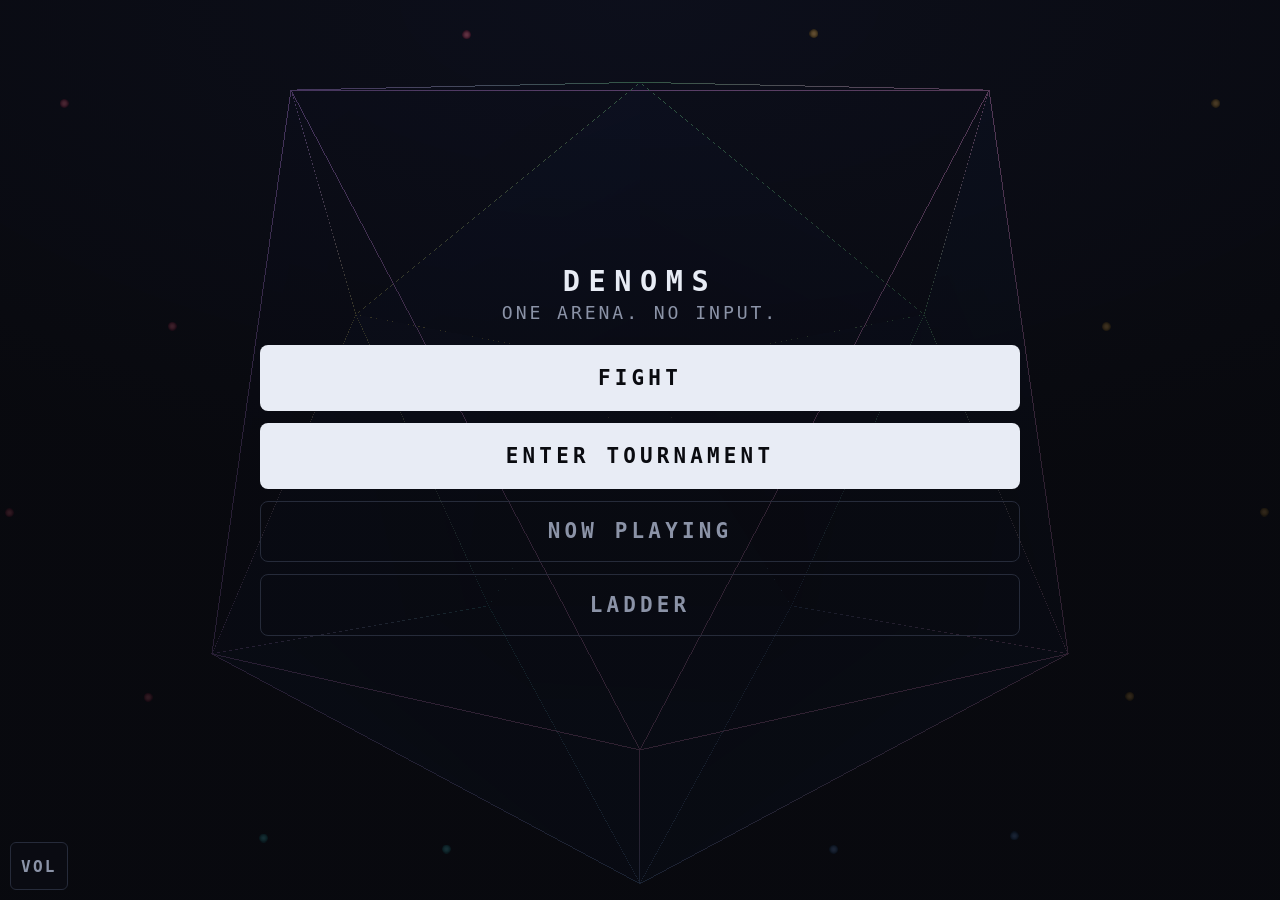
<file: index.html>
<!doctype html>
<html lang="en">
  <head>
    <meta charset="UTF-8" />
    <meta
      name="viewport"
      content="width=device-width, initial-scale=1.0, maximum-scale=1.0, user-scalable=no, viewport-fit=cover"
    />
    <meta name="theme-color" content="#0a0b10" />
    <title>Denoms — Arena</title>
    <script type="module" crossorigin src="./assets/main-CxDwoeqR.js"></script>
    <link rel="modulepreload" crossorigin href="./assets/fighterView-DI3491PH.js">
    <link rel="stylesheet" crossorigin href="./assets/fighterView-CS6b2P0M.css">
  </head>
  <body>
    <div id="app">
      <canvas id="stage"></canvas>

      <header id="hud" class="hidden">
        <button class="fighter-bar" data-side="a">
          <div class="elo"></div>
          <div class="row">
            <span class="name"></span><span class="weapon"></span>
          </div>
          <div class="track hp"><i></i></div>
          <div class="track poise"><i></i></div>
          <div class="fb-radar"></div>
        </button>
        <div class="clock"><span id="clock">0.0s</span></div>
        <button class="fighter-bar" data-side="b">
          <div class="elo"></div>
          <div class="row">
            <span class="name"></span><span class="weapon"></span>
          </div>
          <div class="track hp"><i></i></div>
          <div class="track poise"><i></i></div>
          <div class="fb-radar"></div>
        </button>
      </header>

      <div id="sheet" class="hidden">
        <div class="sheet-head">
          <span id="sheet-title"></span>
          <button id="sheet-close" aria-label="Close">CLOSE</button>
        </div>
        <div id="sheet-body"></div>
      </div>

      <button id="audio-btn" aria-label="Sound settings">VOL</button>
      <button id="bracket-peek" class="hidden"
        aria-label="Show the bracket over the fight">BRACKET</button>
      <div id="track-toast">
        <span class="tt-label">Now playing</span>
        <span class="tt-name"></span>
        <button id="tt-like" class="ghost">LIKE</button>
        <button id="tt-nope" class="ghost nope">NOPE</button>
      </div>
      <div id="audio-panel" class="hidden">
        <label class="vol">
          <span>SFX <b id="sfx-val">70</b></span>
          <input id="vol-sfx" type="range" min="0" max="100" value="70" />
        </label>
        <label class="vol">
          <span>MUSIC <b id="music-val">45</b></span>
          <input id="vol-music" type="range" min="0" max="100" value="45" />
        </label>
        <div id="now-playing" class="hidden">
          <div class="np-head">
            <span class="np-label">NOW PLAYING</span>
            <span class="np-name"></span>
          </div>
          <div class="np-vote">
            <button class="np-up" aria-label="More tracks like this">&#9650; MORE</button>
            <button class="np-down" aria-label="Fewer tracks like this">&#9660; LESS</button>
          </div>
        </div>
        <button id="track-list-btn" class="ghost">ALL TRACKS</button>
        <div id="track-list" class="hidden"></div>
      </div>

      <div id="intro" class="hidden">
        <div id="intro-card" class="hidden">
          <div class="ic-name"></div>
          <div class="ic-line"></div>
          <div class="ic-meta"></div>
          <div class="ic-elo"></div>
          <div class="ic-radar"></div>
        </div>
        <div id="intro-count" class="hidden"></div>
      </div>

      <div id="banner" class="hidden"></div>

      <!-- Sits above the setup screen and is removed once the audio is decoded.
           Present in the markup rather than created in JS so it paints on the
           first frame; a loading screen that fades in after the thing it is
           covering has already appeared is worse than none. -->
      <section id="loading">
        <h1>DENOMS</h1>
        <div class="load-track"><i id="load-bar"></i></div>
        <p id="load-status">LOADING AUDIO</p>
        <p id="load-warn" class="hidden"></p>
      </section>

      <section id="setup">
        <h1>DENOMS</h1>
        <p class="tagline">One arena. No input.</p>
        <!-- The two serials are still the whole state of a match, and the URL
             still carries them, so they still live here. They are just no
             longer something to be typed at: a menu that opens by asking for
             two ten-character codes asks the one question a new player cannot
             answer. -->
        <input id="idA" type="hidden" value="" />
        <input id="idB" type="hidden" value="" />
        <button id="go">FIGHT</button>
        <button id="open-tourney">ENTER TOURNAMENT</button>
        <button id="open-broadcast" class="ghost">NOW PLAYING</button>
        <button id="open-lobby" class="ghost">LADDER</button>
      </section>

      <section id="builder" class="hidden">
        <div class="lb-head">
          <h2>BUILDER</h2>
          <button id="builder-close" aria-label="Close">CLOSE</button>
        </div>
        <p class="lb-note">
          Pick what you want and it hunts for a serial that makes it. A denom is
          hashed out of its ID, so there is nothing to invert — it guesses and
          checks, very fast.
        </p>
        <div id="build-form"></div>
        <button id="build-go">FIND A SERIAL</button>
        <div id="build-out" class="hidden"></div>
      </section>

      <section id="tourney" class="hidden">
        <div class="lb-head">
          <h2>TOURNAMENT</h2>
          <button id="tourney-close" aria-label="Close">CLOSE</button>
        </div>
        <div id="tq" class="lb-join">
          <input id="tourney-id" type="text" placeholder="YOUR SERIAL"
                 autocomplete="off" autocapitalize="characters" spellcheck="false" />
          <button id="tourney-go">QUEUE</button>
        </div>
        <!-- Building one is part of entering, not a separate errand: the only
             reason to build a denom is to field it. -->
        <div id="tq-build" class="tq-build">
          <span class="tq-or">or</span>
          <button id="open-builder" class="ghost">BUILD A DENOM</button>
        </div>

        <div id="tourney-stage"></div>
        <div id="tourney-actions" class="tw-actions"></div>
      </section>

      <section id="lobby" class="hidden">
        <div class="lb-head">
          <h2>LADDER</h2>
          <button id="lobby-close" aria-label="Close">CLOSE</button>
        </div>
        <p class="lb-note">
          Enter and you fight the last fifteen denoms that entered before you.
          Nobody waits: two IDs decide a match, so the whole round resolves the
          moment you join.
        </p>
        <div class="lb-join">
          <input id="lobby-id" type="text" placeholder="YOUR SERIAL"
                 autocomplete="off" autocapitalize="characters" spellcheck="false" />
          <button id="lobby-go">JOIN</button>
        </div>
        <div id="lobby-result"></div>
        <h3 class="lb-h">LEADERBOARD <span class="lb-sub">every denom, all time</span></h3>
        <div id="lobby-standings" class="lb-list"></div>
        <h3 class="lb-h">RECENT MATCHES <span class="lb-sub">tap to watch</span></h3>
        <div id="lobby-history" class="lb-list"></div>
      </section>

      <div id="endbar" class="hidden">
        <button id="continue" class="hidden">CONTINUE</button>
        <button id="again">NEW MATCH</button>
        <button id="share" class="ghost">COPY LINK</button>
      </div>

      <!-- The broadcast's end-of-match card. Nothing to press: it reports what
           the fight was worth and says when the bracket is coming back. -->
      <div id="wrapup" class="hidden"></div>
    </div>
      <div id="wipe" class="hidden"></div>
  </body>
</html>
</file>
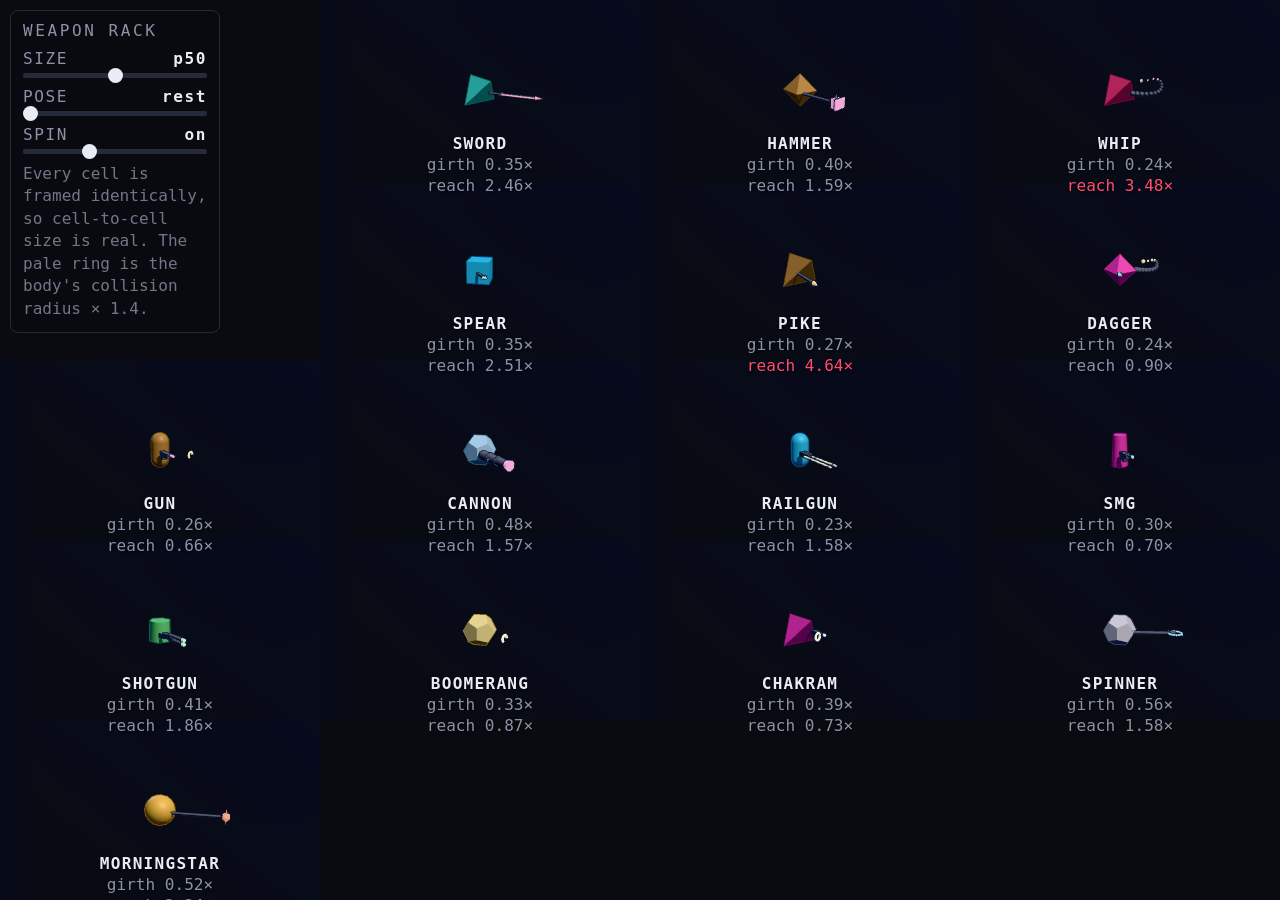
<file: rack.html>
<!doctype html>
<html lang="en">
  <head>
    <meta charset="UTF-8" />
    <meta name="viewport" content="width=device-width, initial-scale=1.0, viewport-fit=cover" />
    <meta name="theme-color" content="#0a0b10" />
    <title>Denoms — Weapon Rack</title>
    <script type="module" crossorigin src="./assets/rack-DVh7vHT-.js"></script>
    <link rel="modulepreload" crossorigin href="./assets/fighterView-DI3491PH.js">
    <link rel="stylesheet" crossorigin href="./assets/fighterView-CS6b2P0M.css">
  </head>
  <body class="rack-body">
    <canvas id="rack-stage"></canvas>
    <div id="rack-labels"></div>

    <div id="rack-controls">
      <div class="rc-title">WEAPON RACK</div>
      <label class="rc">
        <span>SIZE <b id="rc-size-val">p50</b></span>
        <input id="rc-size" type="range" min="0" max="100" value="50" />
      </label>
      <label class="rc">
        <span>POSE <b id="rc-pose-val">rest</b></span>
        <input id="rc-pose" type="range" min="0" max="100" value="0" />
      </label>
      <label class="rc">
        <span>SPIN <b id="rc-spin-val">on</b></span>
        <input id="rc-spin" type="range" min="0" max="100" value="35" />
      </label>
      <div class="rc-note">
        Every cell is framed identically, so cell-to-cell size is real.
        The pale ring is the body's collision radius &times; 1.4.
      </div>
    </div>
  </body>
</html>
</file>
<file: assets/fighterView-CS6b2P0M.css>
:root{--m-tap:.12s;--m-move:.3s;--m-beat:.52s;--m-tell:.78s;--e-out:cubic-bezier(.16, 1, .3, 1);--e-in:cubic-bezier(.5, 0, .9, .4);--e-move:cubic-bezier(.4, 0, .2, 1);--e-pop:cubic-bezier(.34, 1.4, .64, 1);--ui-max:760px;--bg:#0a0b10;--ink:#e8ecf5;--dim:#8b93a7;--line:#262b3a;--a:#56c8ff;--b:#ff7a59;--danger:#ff4d6d;--safe-t:env(safe-area-inset-top,0px);--safe-b:env(safe-area-inset-bottom,0px);--t-micro:clamp(12px, .45vw + 10.3px, 21px);--t-small:clamp(13px, .55vw + 11.1px, 24px);--t-body:clamp(15px, .65vw + 12.6px, 28px);--t-name:clamp(20px, .95vw + 16.4px, 41px);--t-clock:clamp(17px, .8vw + 14px, 35px)}*{box-sizing:border-box;margin:0;padding:0}html,body,#app{background:var(--bg);width:100%;height:100%;color:var(--ink);-webkit-font-smoothing:antialiased;overscroll-behavior:none;touch-action:manipulation;font-family:ui-monospace,SF Mono,Menlo,Consolas,monospace;overflow:hidden}#stage{width:100%;height:100%;display:block}.hidden{display:none!important}#hud{top:calc(var(--safe-t) + 10px);pointer-events:none;grid-template-columns:minmax(0,1fr) minmax(0,1fr);grid-template-areas:"clock clock""a b";align-items:start;gap:8px 14px;padding:0 14px;display:grid;position:absolute;left:0;right:0}.fighter-bar[data-side=a]{grid-area:a}.fighter-bar[data-side=b]{grid-area:b}.clock{grid-area:clock;justify-self:center}.fighter-bar .row{flex-direction:column;align-items:flex-start;gap:1px;width:100%;min-width:0;margin-bottom:6px;display:flex}.fighter-bar .name,.fighter-bar .weapon{max-width:100%}.fighter-bar[data-side=b] .row{align-items:flex-end}.fighter-bar .name{font-size:var(--t-name);letter-spacing:.04em;white-space:nowrap;text-overflow:ellipsis;font-weight:700;overflow:hidden}.fighter-bar .weapon{font-size:var(--t-micro);color:var(--dim);letter-spacing:.06em;text-transform:uppercase;white-space:nowrap;text-overflow:ellipsis;overflow:hidden}.track{border:1px solid var(--line);background:#171a25;border-radius:2px;height:clamp(11px,.55vh + 7px,20px);overflow:hidden}.track+.track{height:clamp(6px,.3vh + 4px,11px);margin-top:4px}.track i{transform-origin:0;width:100%;height:100%;transition:transform var(--m-tap) linear;display:block}.fighter-bar[data-side=b] .track i{transform-origin:100%}.track.hp i{background:linear-gradient(90deg,#3ddc97,#7ef0bb)}.track.hp.low i{background:linear-gradient(90deg,#ff4d6d,#ff8fa3)}.track.poise i{background:#6f7ea8}.track.poise.broken i{background:var(--danger)}.clock{font-size:var(--t-clock);color:var(--dim);letter-spacing:.1em;font-variant-numeric:tabular-nums}.fighter-bar .elo{color:var(--dim);font-weight:700;font-size:var(--t-small);letter-spacing:.08em;font-variant-numeric:tabular-nums;white-space:nowrap;text-overflow:ellipsis;margin-bottom:3px;overflow:hidden}.fighter-bar[data-side=b] .elo{text-align:right}#hud.preview .track,#hud.preview .clock{visibility:hidden}#hud.preview .fighter-bar{animation:hud-arrive var(--m-tell) var(--e-out) both}#hud.preview .fighter-bar[data-side=b]{animation-delay:.16s}@keyframes hud-arrive{0%{opacity:0;transform:translateY(-8px)}to{opacity:1;transform:none}}@media (prefers-reduced-motion:reduce){#hud.preview .fighter-bar{animation:none}}.fighter-bar .fb-radar{filter:drop-shadow(0 1px 6px #000c);width:100%;max-width:clamp(132px,11vw,260px);margin-top:2px}.fighter-bar[data-side=b] .fb-radar{margin-left:auto}@media (height<=520px){.fighter-bar .fb-radar{display:none}}#banner{pointer-events:none;text-align:center;flex-direction:column;justify-content:center;align-items:center;gap:6px;display:flex;position:absolute;inset:0}#banner .who{letter-spacing:.06em;font-size:38px;font-weight:800}#banner .how{font-size:var(--t-small);color:var(--dim);letter-spacing:.22em;text-transform:uppercase}#setup{padding:24px 24px calc(24px + var(--safe-b));background:radial-gradient(120% 80% at 50% 0,#1418279e 0%,#0a0b10d6 70%);flex-direction:column;justify-content:safe center;align-items:center;gap:12px;display:flex;position:absolute;inset:0;overflow-y:auto}#setup>*{width:100%;max-width:var(--ui-max)}#setup h1{font-size:var(--t-name);letter-spacing:.3em;text-align:center;font-weight:800}.tagline{text-align:center;font-size:var(--t-small);color:var(--dim);letter-spacing:.16em;text-transform:uppercase;margin-top:-8px;margin-bottom:10px}#setup label{flex-direction:column;gap:6px;display:flex}#setup label span{font-size:var(--t-micro);color:var(--dim);letter-spacing:.18em;text-transform:uppercase}#setup input{width:100%;font:inherit;letter-spacing:.1em;color:var(--ink);border:1px solid var(--line);background:#12151f;border-radius:8px;padding:13px 14px;font-size:19px}#setup input:focus{border-color:var(--a);outline:none}button{font:inherit;font-size:var(--t-body);letter-spacing:.2em;background:var(--ink);color:#0a0b10;cursor:pointer;border:1px solid #0000;border-radius:8px;min-height:48px;padding:.95em 1.1em;font-weight:700}button:active{transform:translateY(1px)}button.ghost{color:var(--dim);border-color:var(--line);font-size:var(--t-body);background:0 0;padding:.85em 1.1em}.note{font-size:var(--t-small);color:var(--dim);text-align:center;margin-top:4px;line-height:1.6}#endbar{width:min(var(--ui-max), calc(100% - 48px));left:50%;bottom:calc(24px + var(--safe-b));opacity:0;animation:rise var(--m-beat) var(--m-tell) var(--e-out) forwards;gap:8px;display:flex;position:absolute;transform:translate(-50%)}#endbar #again{flex:1}#endbar #share{flex:none}#endbar #continue{flex:0 clamp(220px,32vw,380px);margin-inline:auto}@keyframes rise{0%{opacity:0;transform:translateY(8px)}to{opacity:1;transform:none}}.fighter-bar{font:inherit;color:inherit;text-align:left;pointer-events:auto;cursor:pointer;background:0 0;border:0;width:100%;padding:0;display:block}.fighter-bar:active{transform:none}#sheet{border:1px solid var(--line);max-width:640px;max-height:74%;animation:sheetUp var(--m-tap) var(--e-out);z-index:20;background:#0a0c13f7;border-bottom:0;border-radius:12px 12px 0 0;flex-direction:column;margin-inline:auto;display:flex;position:absolute;bottom:0;left:0;right:0;box-shadow:0 -18px 40px #0009}@keyframes sheetUp{0%{opacity:0;transform:translateY(14px)}to{opacity:1;transform:none}}.sheet-head{border-bottom:1px solid var(--line);flex:none;justify-content:space-between;align-items:center;gap:12px;padding:13px 16px;display:flex}#sheet-title{font-size:var(--t-name);letter-spacing:.1em;white-space:nowrap;text-overflow:ellipsis;font-weight:700;overflow:hidden}#sheet-close{border:1px solid var(--line);color:var(--dim);font-size:var(--t-micro);letter-spacing:.16em;background:0 0;border-radius:5px;flex:none;padding:7px 11px}#sheet-body{overscroll-behavior:contain;-webkit-overflow-scrolling:touch;padding:4px 16px calc(20px + var(--safe-b));overflow:hidden auto}.gsec{border-bottom:1px solid #171a25;min-width:0;padding:12px 0}.gsec:last-child{border-bottom:0}.gsec h4{font-size:var(--t-micro);letter-spacing:.2em;text-transform:uppercase;color:var(--dim);margin-bottom:8px;font-weight:700}.gsub{color:#5f6880;letter-spacing:.08em;text-transform:none;margin-left:6px;font-weight:400}.grow{font-size:var(--t-body);grid-template-columns:1fr auto;align-items:baseline;column-gap:10px;min-width:0;padding:6px 0;display:grid}.glabel{color:var(--dim);overflow-wrap:anywhere;min-width:0}.gval{font-variant-numeric:tabular-nums;text-align:right;font-weight:700}.ghint{color:#565f75;font-size:var(--t-small);overflow-wrap:anywhere;grid-column:1/-1;margin-top:1px;line-height:1.45}.gnone,.gnote{font-size:var(--t-small);color:#565f75;padding:3px 0;line-height:1.5}.gene{padding:5px 0}.gene-head{font-size:var(--t-body);align-items:baseline;gap:9px;min-width:0;margin-bottom:5px;display:flex}.gene-head b{text-transform:uppercase;letter-spacing:.1em;font-size:var(--t-small);flex:none}.gene-pts{font-variant-numeric:tabular-nums;font-weight:700}.gene-pct{color:var(--dim);font-variant-numeric:tabular-nums;margin-left:auto}.gbar{border:1px solid var(--line);background:#171a25;border-radius:2px;height:8px;display:block;overflow:hidden}.gbar i{background:linear-gradient(90deg,#4d6bd8,#8ea6dd);height:100%;display:block}.gene-feeds{font-size:var(--t-micro);color:#4e566b;letter-spacing:.02em;margin-top:3px}.peek{gap:8px;display:flex}.peek button{flex:1}.model-stage{aspect-ratio:4/3;border:1px solid var(--line);background:radial-gradient(120% 90% at 50% 108%,#4e68be4d,#0000 62%),linear-gradient(#0d1018,#070910);border-radius:6px;max-height:42vh;margin:2px auto 8px;position:relative;overflow:hidden}.model-canvas{width:100%;height:100%;display:block}@media (height<=520px){.model-stage{max-height:30vh}}.radar-wrap{max-width:330px;margin:2px auto 10px}.radar{width:100%;height:auto;display:block}.radar .rd-ring{fill:none;stroke:#1e2331;stroke-width:1px}.radar .rd-outer{stroke:var(--line)}.radar .rd-spoke{stroke:#1e2331;stroke-width:1px}.radar .rd-arrow{fill:#303649}.radar .rd-shape{fill:var(--rd);fill-opacity:.26;stroke:var(--rd);stroke-width:2px;stroke-linejoin:round;transform-box:view-box;transform-origin:50%;animation:rdGrow var(--m-beat) var(--e-out) both}.radar .rd-dot{fill:var(--rd-rim);stroke:var(--bg);stroke-width:1.4px;transform-box:view-box;transform-origin:50%;animation:rdPop var(--m-move) var(--e-out) both}@keyframes rdGrow{0%{opacity:0;transform:scale(.12)}to{opacity:1;transform:scale(1)}}@keyframes rdPop{0%{opacity:0;transform:scale(.4)}to{opacity:1;transform:scale(1)}}.radar .rd-ax{fill:var(--dim);letter-spacing:.12em;font-family:inherit;font-size:11px;font-weight:700}.radar .rd-val{fill:var(--ink);font-variant-numeric:tabular-nums;font-family:inherit;font-size:12px;font-weight:700}.radar.rd-mini{opacity:.82}.radar.rd-mini .rd-ax{letter-spacing:.06em;font-size:15px}.radar.rd-mini .rd-shape{stroke-width:3.2px;fill-opacity:.3}.radar.rd-mini .rd-ring,.radar.rd-mini .rd-spoke{stroke-width:1.6px}.radar.rd-compact .rd-ax{letter-spacing:.1em;font-size:13px}.radar.rd-compact .rd-val{font-size:14px}.radar.rd-compact .rd-shape{fill-opacity:.32;stroke-width:2.6px}@media (prefers-reduced-motion:reduce){.radar .rd-shape,.radar .rd-dot{animation:none}}#intro{pointer-events:none;z-index:15;position:absolute;inset:0}#intro-card{left:24px;right:24px;bottom:calc(16% + var(--safe-b));text-align:center;animation:cardIn var(--m-move) var(--e-out);position:absolute}@keyframes cardIn{0%{opacity:0;transform:translateY(14px)}to{opacity:1;transform:none}}#intro-card .ic-name{letter-spacing:.1em;text-shadow:0 2px 14px #000000e6;font-size:34px;font-weight:800}#intro-card .ic-line{background:linear-gradient(90deg, transparent, var(--line) 22%, var(--line) 78%, transparent);height:1px;margin:9px 0}#intro-card .ic-meta{font-size:var(--t-small);letter-spacing:.14em;text-transform:uppercase;color:var(--dim)}#intro-card .ic-elo{font-size:var(--t-body);letter-spacing:.16em;font-variant-numeric:tabular-nums;color:var(--ink);text-shadow:0 2px 10px #000000e6;margin-top:7px;font-weight:700}#intro-card .ic-radar{filter:drop-shadow(0 2px 10px #000000d9);width:min(70vw,250px);margin:6px auto 0}#intro-count{letter-spacing:.02em;text-shadow:0 6px 40px #000000f2;justify-content:center;align-items:center;font-size:140px;font-weight:800;display:flex;position:absolute;inset:0}#intro-count.tick{animation:countPop var(--m-tell) var(--e-out)}@keyframes countPop{0%{opacity:0;transform:scale(2.1)}22%{opacity:1;transform:scale(1)}to{opacity:.55;transform:scale(.94)}}#intro-count.go{color:#7ef0bb;animation:goPop var(--m-beat) var(--e-out);font-size:104px}@keyframes goPop{0%{opacity:0;transform:scale(.5)}30%{opacity:1;transform:scale(1.18)}to{opacity:0;transform:scale(1.5)}}#audio-btn{bottom:calc(var(--safe-b) + 10px);z-index:30;border:1px solid var(--line);color:var(--dim);font-size:var(--t-micro);letter-spacing:.14em;background:#0a0c13cc;border-radius:6px;padding:8px 10px;position:absolute;left:10px}#audio-panel{bottom:calc(var(--safe-b) + 52px);z-index:30;border:1px solid var(--line);background:#0a0c13f7;border-radius:8px;flex-direction:column;gap:12px;width:clamp(230px,24vw,360px);max-width:calc(100vw - 20px);padding:12px 14px;display:flex;position:absolute;left:10px;box-shadow:0 12px 30px #0009}.vol{flex-direction:column;gap:7px;display:flex}.vol span{font-size:var(--t-micro);letter-spacing:.18em;color:var(--dim);justify-content:space-between;display:flex}.vol b{color:var(--ink);font-variant-numeric:tabular-nums}.vol input[type=range]{appearance:none;background:var(--line);border-radius:2px;outline:none;width:100%;height:5px}.vol input[type=range]::-webkit-slider-thumb{appearance:none;background:var(--ink);cursor:pointer;border-radius:50%;width:15px;height:15px}.vol input[type=range]::-moz-range-thumb{background:var(--ink);cursor:pointer;border:0;border-radius:50%;width:15px;height:15px}.rack-body{background:var(--bg);width:100%;height:100%;color:var(--ink);font-family:ui-monospace,SF Mono,Menlo,Consolas,monospace;overflow:hidden}#rack-stage{width:100%;height:100%;display:block;position:fixed;inset:0}#rack-labels{pointer-events:none;position:fixed;inset:0}.rack-label{font-size:var(--t-micro);text-shadow:0 1px 3px #000000e6;flex-direction:column;align-items:center;gap:1px;line-height:1.25;display:flex;position:absolute}.rack-label b{color:var(--ink);letter-spacing:.08em;text-transform:uppercase}.rl-num{color:var(--dim);font-variant-numeric:tabular-nums}.rl-num.over{color:var(--danger)}#rack-controls{top:calc(10px + var(--safe-t));border:1px solid var(--line);-webkit-backdrop-filter:blur(6px);backdrop-filter:blur(6px);background:#0a0b10e0;border-radius:8px;flex-direction:column;gap:9px;width:210px;padding:10px 12px 12px;display:flex;position:fixed;left:10px}.rc-title{font-size:var(--t-micro);letter-spacing:.16em;color:var(--dim)}.rc{flex-direction:column;gap:5px;display:flex}.rc span{font-size:var(--t-micro);letter-spacing:.1em;color:var(--dim);justify-content:space-between;display:flex}.rc b{color:var(--ink);font-variant-numeric:tabular-nums}.rc input[type=range]{appearance:none;background:var(--line);border-radius:2px;outline:none;width:100%;height:5px}.rc input[type=range]::-webkit-slider-thumb{appearance:none;background:var(--ink);cursor:pointer;border-radius:50%;width:15px;height:15px}.rc input[type=range]::-moz-range-thumb{background:var(--ink);cursor:pointer;border:0;border-radius:50%;width:15px;height:15px}.rc-note{font-size:var(--t-micro);color:var(--dim);opacity:.8;line-height:1.4}#loading{z-index:40;padding:28px 24px calc(28px + var(--safe-b));background:radial-gradient(120% 80% at 50% 0,#1418279e 0%,#0a0b10d6 70%);flex-direction:column;justify-content:center;align-items:center;gap:18px;display:flex;position:absolute;inset:0}#loading h1{letter-spacing:.3em;text-align:center;font-size:34px;font-weight:800}.load-track{background:var(--line);width:min(320px,68vw);height:3px;overflow:hidden}.load-track>i{background:var(--a);width:0%;height:100%;transition:width var(--m-tap) var(--e-out);display:block}#load-status{font-size:var(--t-micro);letter-spacing:.22em;color:var(--dim)}#load-warn{font-size:var(--t-small);letter-spacing:.06em;color:var(--danger);text-align:center;max-width:34ch;line-height:1.5}#loading.failed .load-track>i{background:var(--danger)}#lobby{z-index:5;padding:calc(18px + var(--safe-t)) 20px calc(24px + var(--safe-b));background:radial-gradient(120% 80% at 50% 0,#1418279e 0%,#0a0b10d6 70%);position:absolute;inset:0;overflow-y:auto}.lb-head{justify-content:space-between;align-items:center;margin-bottom:10px;display:flex}.lb-head h2{letter-spacing:.24em;font-size:22px;font-weight:800}.lb-head button{font-size:var(--t-micro);padding:9px 13px}.lb-note{font-size:var(--t-small);color:var(--dim);margin-bottom:14px;line-height:1.6}.lb-join{gap:8px;margin-bottom:14px;display:flex}.lb-join input{min-width:0;font:inherit;letter-spacing:.1em;color:var(--ink);border:1px solid var(--line);background:#12151f;border-radius:8px;flex:1;padding:12px 13px;font-size:17px}.lb-join input:focus{border-color:var(--a);outline:none}.lb-join button{flex:none;padding:12px 20px}.lb-h{font-size:var(--t-micro);letter-spacing:.2em;color:var(--dim);text-transform:uppercase;margin:18px 0 8px}.lb-sub{color:var(--line);letter-spacing:.14em}.lb-list{flex-direction:column;gap:4px;display:flex}.lb-row{border:1px solid var(--line);font-size:var(--t-small);background:#10131c;border-radius:6px;align-items:baseline;gap:10px;padding:9px 11px;display:flex}button.lb-row{text-align:left;letter-spacing:normal;width:100%;color:var(--ink);cursor:pointer;font-weight:400}button.lb-row:hover{border-color:var(--a)}.lb-row .who{text-overflow:ellipsis;white-space:nowrap;flex:1;min-width:0;overflow:hidden}.lb-row .num{font-variant-numeric:tabular-nums;color:var(--dim)}.lb-row .elo{font-variant-numeric:tabular-nums;font-weight:700}.lb-row .up{color:#3ddc97}.lb-row .down{color:var(--danger)}.lb-row .rank{color:var(--dim);min-width:2.2em}.lb-empty{color:var(--dim);font-size:var(--t-small);padding:10px 2px}#lobby-result{border:1px solid var(--line);border-radius:8px;margin-bottom:4px;padding:12px;display:none}#lobby-result.show{display:block}#lobby-result .lr-head{font-size:var(--t-body);margin-bottom:8px;font-weight:700}#lobby-result .lr-line{font-size:var(--t-small);color:var(--dim);margin-bottom:8px}#lobby-clear{width:100%;margin-top:20px}#tourney{z-index:6;padding:calc(18px + var(--safe-t)) 20px calc(24px + var(--safe-b));background:radial-gradient(120% 80% at 50% 0,#1418279e 0%,#0a0b10d6 70%);position:absolute;inset:0;overflow-y:auto}#tourney-stage{margin-top:6px}.tw-bracket{scroll-snap-type:x proximity;justify-content:safe center;align-items:stretch;gap:30px;padding-bottom:8px;display:flex;position:relative;overflow-x:auto}.tw-lines{pointer-events:none;z-index:0;filter:drop-shadow(0 1px 2px #000000d9);position:absolute;inset:0;overflow:visible}.tw-lines .l{fill:none;stroke:#5c6683;stroke-width:2px;stroke-linecap:round;opacity:.6;transition:opacity var(--m-move) var(--e-out)}.tw-lines .l.settled{animation:none!important}.tw-lines .l.lit{opacity:1;stroke:#aab5cd;stroke-width:2.5px;animation:tw-draw var(--m-beat) var(--e-out) both}@keyframes tw-draw{0%{stroke-dasharray:1 1;stroke-dashoffset:1px}to{stroke-dasharray:1 1;stroke-dashoffset:0}}.tw-lines .l.mine.lit{stroke:var(--a);stroke-width:2.5px}.tw-round{z-index:1;scroll-snap-align:start;flex-direction:column;flex:none;width:clamp(254px,25vw,340px);display:flex;position:relative}.tw-col{flex-direction:column;flex:1;justify-content:space-around;gap:10px;display:flex}.tw-round h4{font-size:var(--t-small);letter-spacing:.18em;color:var(--dim);margin-bottom:8px;font-weight:700}.tw-match{min-height:calc((var(--t-body) + var(--t-small)) * 1.5 + var(--t-micro) + 26px);border:1px solid var(--line);font-size:var(--t-small);background:linear-gradient(#141926 0%,#10131c 100%);border-radius:9px;flex-direction:column;justify-content:center;gap:2px;padding:7px 9px;display:flex;position:relative;box-shadow:inset 0 1px #ffffff08}.tw-f{--c:var(--dim);min-width:0;color:var(--dim);border-radius:5px;align-items:center;gap:7px;padding:3px 4px 3px 7px;display:flex;position:relative}.tw-f:before{content:"";background:var(--c);opacity:.75;border-radius:2px;width:3px;position:absolute;top:3px;bottom:3px;left:0}.tw-f.landed{animation:deal-in var(--m-beat) var(--e-pop) both}.tw-f.landed:before{animation:deal-stripe var(--m-beat) var(--e-pop) both}.tw-f.landed .who b{animation:deal-name var(--m-beat) var(--e-out) both}@keyframes deal-in{0%{opacity:0;transform:translate(-14px)}60%{opacity:1}to{opacity:1;transform:none}}@keyframes deal-stripe{0%{opacity:0;box-shadow:none;transform:scaleY(.2)}45%{opacity:1;box-shadow:0 0 10px 1px var(--c);transform:scaleY(1.35)}to{opacity:.75;box-shadow:none;transform:scaleY(1)}}@keyframes deal-name{0%{color:var(--c);letter-spacing:.22em;opacity:.35}to{color:var(--ink);letter-spacing:normal;opacity:1}}.tw-f .gl{color:var(--c);cursor:pointer;transition:background var(--m-tap), transform var(--m-tap);border-radius:5px;flex:none;margin:-3px;padding:3px;display:flex}.tw-f .gl:hover,.tw-f .gl:focus-visible{background:color-mix(in srgb, var(--c) 22%, transparent);outline:none;transform:scale(1.18)}.tw-f .gl:focus-visible{box-shadow:0 0 0 2px var(--c)}.tw-f.blank .gl,.tw-f.empty .gl{cursor:default}.tw-f.blank .gl:hover,.tw-f.empty .gl:hover{background:0 0;transform:none}.tw-f .glyph{width:calc(var(--t-body) * 1.25);height:calc(var(--t-body) * 1.25);display:block}.tw-f .who{flex-direction:column;flex:1;gap:1px;min-width:0;display:flex}.tw-f .who b{font-weight:600;font-size:var(--t-body);letter-spacing:.02em;text-overflow:ellipsis;white-space:nowrap;overflow:hidden}.tw-f .who em{font-style:normal;font-size:var(--t-small);color:var(--dim);opacity:.85;text-overflow:ellipsis;white-space:nowrap;overflow:hidden}.tw-f .tail{font-variant-numeric:tabular-nums;flex-direction:column;flex:none;align-items:flex-end;gap:1px;display:flex}.tw-f .tail .elo{font-size:var(--t-small);color:var(--dim);font-weight:600}.tw-f .tail .secs{font-size:var(--t-small);color:var(--c);opacity:.9}.tw-f.win{color:var(--ink);background-image:linear-gradient(90deg, color-mix(in srgb, var(--c) 20%, transparent) 0%, color-mix(in srgb, var(--c) 9%, transparent) 100%);background-repeat:no-repeat;background-size:100% 100%}.tw-f.win .who b{font-weight:700}.tw-f.win .who em{opacity:1}.tw-f.win:before{opacity:1;box-shadow:0 0 8px var(--c)}.tw-f.blank,.tw-f.empty{color:var(--line)}.tw-f.blank .gl{color:var(--line);font-weight:700}.tw-f.blank:before,.tw-f.empty:before{background:var(--line);opacity:.4}.tw-vs{font-size:var(--t-micro);letter-spacing:.16em;color:var(--line);align-self:center;margin:1px 0;line-height:1}.tw-match.you{border-color:var(--a);box-shadow:0 0 0 1px var(--a) inset}.tw-match.pending{opacity:.72;border-style:dashed}.tw-cue.cued{opacity:1;border-style:solid;border-color:color-mix(in srgb, var(--a) 60%, var(--line));box-shadow:0 0 0 1px color-mix(in srgb, var(--a) 40%, transparent), 0 6px 22px #00000080;animation:1.9s ease-in-out infinite tw-wait}@property --tw-spin{syntax:"<angle>";inherits:false;initial-value:0deg}.tw-cue.onair,.tw-cue.cued{opacity:1;border-style:solid}.tw-cue.onair{border-color:color-mix(in srgb, var(--a) 55%, var(--line));box-shadow:0 0 20px color-mix(in srgb, var(--a) 20%, transparent), 0 6px 22px #00000080}.tw-cue.onair:before,.tw-cue.cued:before{content:"";background:conic-gradient(from var(--tw-spin,0deg), transparent 0deg, color-mix(in srgb, var(--a) 22%, transparent) 44deg, var(--a) 80deg, #e4f6ff 94deg, var(--a) 108deg, color-mix(in srgb, var(--a) 22%, transparent) 150deg, transparent 196deg, transparent 360deg);-webkit-mask-composite:xor;pointer-events:none;border-radius:12px;padding:2px;animation:2.8s linear infinite tw-onair-spin;position:absolute;inset:-3px;-webkit-mask-image:linear-gradient(#000 0 0),linear-gradient(#000 0 0);mask-image:linear-gradient(#000 0 0),linear-gradient(#000 0 0);-webkit-mask-position:0 0,0 0;mask-position:0 0,0 0;-webkit-mask-size:auto,auto;mask-size:auto,auto;-webkit-mask-repeat:repeat,repeat;mask-repeat:repeat,repeat;-webkit-mask-clip:content-box,border-box;mask-clip:content-box,border-box;-webkit-mask-origin:content-box,border-box;mask-origin:content-box,border-box;-webkit-mask-composite:xor;mask-composite:exclude;-webkit-mask-source-type:auto,auto;mask-mode:match-source,match-source}@keyframes tw-onair-spin{to{--tw-spin:360deg}}.tw-cue.cued:before{background:conic-gradient(from var(--tw-spin,0deg), #ff4d6d 0deg, #ff9f43 45deg, #ffe066 90deg, #4ade80 140deg, #38e8ff 190deg, #4d7bff 240deg, #b04dff 290deg, #ff4de1 330deg, #ff4d6d 360deg);filter:saturate(1.15);padding:2.5px;animation:4.2s linear infinite tw-onair-spin;inset:-4px}.tw-cue.cued{box-shadow:0 0 18px #ff78be2e,0 0 30px #50c8ff1f,0 6px 22px #00000080}@media (prefers-reduced-motion:reduce){.tw-cue.cued:before,.tw-cue.onair:before{animation:none}}.tw-cue.onair:not(.charging):after{content:attr(data-onair);background:var(--a);color:#04121b;font-size:calc(var(--t-micro) * .88);letter-spacing:.14em;white-space:nowrap;border-radius:999px;padding:1px 7px;font-weight:700;position:absolute;top:-8px;left:11px}.tw-match.charging{animation:tw-charge 1.6s var(--e-in) both}.tw-match.charging:after{content:"";background:var(--a);transform-origin:0;height:2px;animation:1.6s linear both tw-charge-bar;position:absolute;bottom:-1px;left:0;right:0}.tw-match.charging .tw-vs{animation:tw-vs-rush 1.6s var(--e-in) both}@keyframes tw-charge{0%{border-color:color-mix(in srgb, var(--a) 60%, var(--line));transform:scale(1)}85%{border-color:var(--a);transform:scale(1.02)}to{border-color:var(--a);transform:scale(1.02)}}@keyframes tw-charge-bar{0%{transform:scaleX(0)}to{transform:scaleX(1)}}@keyframes tw-vs-rush{0%{opacity:.35;letter-spacing:.16em}to{opacity:1;letter-spacing:.5em}}.tw-match.pending .tw-vs{color:var(--dim)}.tw-cue.cued .tw-vs{color:var(--a);animation:1.9s ease-in-out infinite tw-vs-pulse}@keyframes tw-wait{0%,to{border-color:var(--line)}50%{border-color:color-mix(in srgb, var(--a) 45%, var(--line))}}@keyframes tw-vs-pulse{0%,to{opacity:.35}50%{opacity:1}}.tw-match.landed{animation:tw-land var(--m-beat) var(--e-out) both}@keyframes tw-land{0%{box-shadow:0 0 0 3px color-mix(in srgb, var(--a) 55%, transparent);transform:scale(1.02)}30%{transform:scale(1.05)}to{transform:scale(1);box-shadow:inset 0 1px #ffffff08}}.tw-match.landed .tw-f.win{animation:tw-win var(--m-beat) var(--e-out) both;animation-delay:90ms}@keyframes tw-win{0%{opacity:.55;background-size:0% 100%}to{opacity:1;background-size:100% 100%}}.tw-match.landed .tw-f:not(.win):not(.empty){animation:tw-lose var(--m-beat) var(--e-out) both}@keyframes tw-lose{0%{opacity:1}to{opacity:.55}}.tw-match.landed .tw-f.win .secs{animation:tw-secs var(--m-move) var(--e-out) both;animation-delay:.32s}@keyframes tw-secs{0%{opacity:0;transform:translateY(-3px)}to{opacity:1;transform:none}}@media (prefers-reduced-motion:reduce){.tw-cue.cued,.tw-cue.cued .tw-vs,.tw-match.charging,.tw-match.charging:after,.tw-match.charging .tw-vs,.tw-match.landed,.tw-match.landed .tw-f.win,.tw-match.landed .tw-f:not(.win):not(.empty),.tw-match.landed .tw-f.win .secs,.tw-lines .l.lit{animation:none}}.tw-match.hidden-match{background:#0d1017}.tw-match.bye{opacity:.4}.tw-champ{width:clamp(236px,22vw,310px)}.tw-match.crown{min-height:calc((var(--t-body) + var(--t-small)) * 1.5 + var(--t-micro) + 26px);border-color:color-mix(in srgb, var(--gold,#ffd166) 55%, var(--line));background:linear-gradient(#1d1c15 0%,#12131a 100%)}.tw-match.crown.hidden-match{border-color:var(--line);background:#0d1017}.tw-actions{flex-direction:column;gap:8px;margin-top:16px;display:flex}.tw-actions button{width:100%}@media (width>=900px){.tw-actions{z-index:8;border:1px solid var(--line);-webkit-backdrop-filter:blur(8px);backdrop-filter:blur(8px);background:#0c0f16eb;border-radius:12px;width:min(340px,28vw);margin-top:0;padding:14px;position:fixed;bottom:24px;right:24px;box-shadow:0 12px 40px #0009}}.tw-bracket{cursor:grab;-webkit-user-select:none;user-select:none}.tw-bracket.dragging{cursor:grabbing}.tw-bracket.dragging .tw-match{pointer-events:none}#wrapup{left:50%;top:calc(58px + var(--safe-t));z-index:7;border:1px solid var(--line);-webkit-backdrop-filter:blur(7px);backdrop-filter:blur(7px);width:min(440px,100vw - 32px);animation:wu-in var(--m-move) var(--e-out) both;background:#0a0c12d1;border-radius:14px;padding:12px 14px 10px;position:absolute;transform:translate(-50%);box-shadow:0 10px 34px #00000080}@keyframes wu-in{0%{opacity:0;transform:translate(-50%,12px)}to{opacity:1;transform:translate(-50%)}}.wu-head{font-size:var(--t-micro);letter-spacing:.18em;color:var(--dim);margin-bottom:8px}.wu-row{--c:var(--dim);color:var(--c);border-radius:8px;align-items:center;gap:8px;padding:5px 7px;display:flex}.wu-row.win{background:color-mix(in srgb, var(--c) 13%, transparent);box-shadow:inset 2px 0 0 var(--c)}.wu-row .glyph{width:var(--t-body);height:var(--t-body);display:block}.wu-row b{text-overflow:ellipsis;white-space:nowrap;min-width:0;font-size:var(--t-small);color:var(--ink);flex:1;overflow:hidden}.wu-tag{font-size:var(--t-micro);letter-spacing:.16em;color:var(--c)}.wu-elo{font-variant-numeric:tabular-nums;font-size:var(--t-small);color:var(--ink);align-items:baseline;gap:6px;display:flex}.wu-elo em{font-style:normal;font-size:var(--t-micro);text-align:right;min-width:3ch}.wu-elo em.up{color:#7fe0a6}.wu-elo em.down{color:#ff8f8f}.wu-elo em.flat{color:var(--dim)}.wu-next{font-size:var(--t-micro);letter-spacing:.16em;color:var(--dim);text-align:center;border-top:1px solid #ffffff12;margin-top:9px;padding-top:8px}.wu-next span{color:var(--ink);font-variant-numeric:tabular-nums}.tw-result{border:1px solid var(--line);text-align:center;border-radius:8px;margin-top:12px;padding:14px}.tw-result .place{letter-spacing:.06em;font-size:30px;font-weight:800}.tw-result .sub{font-size:var(--t-small);color:var(--dim);margin-top:4px}.tw-result .swing{font-size:var(--t-body);font-variant-numeric:tabular-nums;margin-top:8px}.tw-result .swing.up{color:#3ddc97}.tw-result .swing.down{color:var(--danger)}button.tw-match{text-align:left;width:100%;min-height:0;font:inherit;font-size:var(--t-small);letter-spacing:normal;color:var(--ink);cursor:pointer;transition:border-color var(--m-tap), transform var(--m-tap), box-shadow var(--m-tap);padding:7px 9px;font-weight:400}button.tw-match:hover{border-color:var(--a);transform:translateY(-1px);box-shadow:0 4px 14px #00000073}button.tw-match:hover .tw-vs{color:var(--a)}button.tw-match.you:hover{border-color:var(--a)}#lobby>*,#tourney>:not(#tourney-stage){max-width:720px;margin-inline:auto}#tourney>.lb-head:not(#tourney-stage){top:calc(-1 * var(--safe-t));z-index:3;margin-inline:0;background:linear-gradient(#0a0b10f0 0% 70%,#0a0b1000 100%);gap:16px;max-width:none;margin-bottom:8px;padding:6px 0;position:sticky}#tourney>.lb-head:not(#tourney-stage) h2{font-size:var(--t-body);letter-spacing:.2em}#tourney>#tourney-actions{top:auto;bottom:calc(var(--safe-b) + 8px);z-index:3;pointer-events:none;justify-content:flex-end;max-width:none;margin-inline:0;display:flex;position:sticky}#tourney>#tourney-actions>*{pointer-events:auto}#tourney>#tq{max-width:720px;margin-inline:auto}#lobby>button,#tourney>button{width:100%;display:block}#tourney-stage{max-width:100%}#tourney-stage .tw-result{max-width:640px;margin-inline:auto}#builder{z-index:6;padding:calc(18px + var(--safe-t)) 20px calc(24px + var(--safe-b));background:radial-gradient(120% 80% at 50% 0,#1418279e 0%,#0a0b10d6 70%);position:absolute;inset:0;overflow-y:auto}#builder>*{max-width:720px;margin-inline:auto}#builder>button{width:100%;display:block}#build-form{gap:10px;margin:16px auto;display:grid}.bf-row{border:1px solid var(--line);background:#10131c;border-radius:9px;grid-template-columns:minmax(120px,34%) 1fr;align-items:center;gap:12px;padding:10px 12px;display:grid}.bf-row>label{font-size:var(--t-small);letter-spacing:.14em;color:var(--dim);text-transform:uppercase}.bf-row select{font:inherit;font-size:var(--t-body);color:var(--ink);border:1px solid var(--line);cursor:pointer;background:#0b0e15;border-radius:7px;width:100%;padding:.6em .7em}.bf-row select:focus-visible{outline:2px solid var(--a);outline-offset:1px}.bf-hint{font-size:var(--t-micro);color:var(--dim);grid-column:2;margin-top:-2px}#build-out{border:1px solid var(--line);text-align:center;background:#10131c;border-radius:10px;margin-top:14px;padding:16px}#build-out .serial{font-size:var(--t-name);letter-spacing:.16em;font-variant-numeric:tabular-nums;font-weight:800}#build-out .made{font-size:var(--t-small);color:var(--dim);margin-top:6px}#build-out .warn{color:var(--danger)}#build-out .bo-actions{flex-wrap:wrap;gap:8px;margin-top:14px;display:flex}#build-out .bo-actions button{flex:30%}#build-model{width:100%;height:clamp(160px,30vh,280px);margin-top:12px}#now-playing{border-top:1px solid var(--line);margin-top:10px;padding-top:10px}.np-head{flex-direction:column;gap:2px;display:flex}.np-label{font-size:var(--t-micro);letter-spacing:.18em;color:var(--dim)}.np-name{font-size:var(--t-body);font-weight:700}.np-vote{gap:8px;margin-top:8px;display:flex}.np-vote button,.tl-vote button{min-height:0;font-size:var(--t-micro);letter-spacing:.12em;color:var(--dim);border:1px solid var(--line);background:0 0;flex:1;padding:.45em .6em}.np-vote button.on,.tl-vote button.on{color:#0a0b10;background:var(--ink);border-color:var(--ink)}#track-list-btn{width:100%;margin-top:10px}#track-list{flex-direction:column;gap:2px;max-height:40vh;margin-top:8px;display:flex;overflow:hidden auto}.tl-row{align-items:center;gap:8px;padding:3px 0;display:flex}.tl-name{min-width:0;font-size:var(--t-small);white-space:nowrap;text-overflow:ellipsis;flex:auto;overflow:hidden}.tl-vote{flex:none;gap:4px;display:flex}.tl-vote button{min-width:4.4em;font-size:var(--t-micro);letter-spacing:.08em;flex:none;padding:2px 0;line-height:1.2}#wipe{z-index:40;pointer-events:none;background:linear-gradient(140deg, var(--a) 0%, #0a0b10 55%, var(--a) 100%);position:absolute;inset:0}#wipe.from{--wipe-ms:var(--m-beat)}#wipe.in{animation:wipe-in var(--wipe-ms,var(--m-move)) var(--e-move) both}#wipe.out{animation:wipe-out var(--wipe-ms,var(--m-move)) var(--e-move) both}#wipe.circle.in{animation-name:iris-in}#wipe.circle.out{animation-name:iris-out}@keyframes iris-in{0%{clip-path:circle(0%)}to{clip-path:circle(75%)}}@keyframes iris-out{0%{clip-path:circle(75%)}to{clip-path:circle(0%)}}#wipe.square.in{animation-name:box-in}#wipe.square.out{animation-name:box-out}@keyframes box-in{0%{clip-path:inset(50%)}to{clip-path:inset(0)}}@keyframes box-out{0%{clip-path:inset(0)}to{clip-path:inset(50%)}}#wipe.bar.in{animation-name:bar-in}#wipe.bar.out{animation-name:bar-out}@keyframes bar-in{0%{clip-path:polygon(-40% 0,0 0,-20% 100%,-60% 100%)}to{clip-path:polygon(-40% 0,160% 0,140% 100%,-60% 100%)}}@keyframes bar-out{0%{clip-path:polygon(-40% 0,160% 0,140% 100%,-60% 100%)}to{clip-path:polygon(140% 0,160% 0,160% 100%,120% 100%)}}#wipe.triangle.in{animation-name:tri-in}#wipe.triangle.out{animation-name:tri-out}@keyframes tri-in{0%{clip-path:polygon(50% 100%,50% 100%,50% 100%)}to{clip-path:polygon(50% -60%,160% 120%,-60% 120%)}}@keyframes tri-out{0%{clip-path:polygon(50% -60%,160% 120%,-60% 120%)}to{clip-path:polygon(50% 100%,50% 100%,50% 100%)}}#wipe.hex.in{animation-name:hex-in}#wipe.hex.out{animation-name:hex-out}@keyframes hex-in{0%{clip-path:polygon(50% 50%,50% 50%,50% 50%,50% 50%,50% 50%,50% 50%)}to{clip-path:polygon(25% -30%,75% -30%,130% 50%,75% 130%,25% 130%,-30% 50%)}}@keyframes hex-out{0%{clip-path:polygon(25% -30%,75% -30%,130% 50%,75% 130%,25% 130%,-30% 50%)}to{clip-path:polygon(50% 50%,50% 50%,50% 50%,50% 50%,50% 50%,50% 50%)}}@media (prefers-reduced-motion:reduce){#wipe.in,#wipe.out{animation-duration:1ms}}.pl-table{flex-direction:column;gap:4px;max-width:720px;margin:14px auto 0;display:flex}.pl-row{--c:var(--dim);border:1px solid var(--line);background:#10131c;border-radius:8px;align-items:center;gap:10px;padding:8px 10px;display:flex}.pl-row.you{border-color:var(--a);box-shadow:0 0 0 1px var(--a) inset}.pl-place{font-size:var(--t-body);font-variant-numeric:tabular-nums;color:var(--dim);flex:0 0 3.2em;font-weight:800}.pl-row.you .pl-place{color:var(--ink)}.pl-row .gl{color:var(--c)}.pl-who{flex-direction:column;flex:1;min-width:0;display:flex}.pl-who b{font-size:var(--t-small);text-overflow:ellipsis;white-space:nowrap;font-weight:600;overflow:hidden}.pl-who em{font-style:normal;font-size:var(--t-micro);color:var(--dim);text-overflow:ellipsis;white-space:nowrap;overflow:hidden}.pl-elo{font-variant-numeric:tabular-nums;flex-direction:column;flex:none;align-items:flex-end;display:flex}.pl-elo b{font-size:var(--t-small)}.pl-elo em{font-style:normal;font-size:var(--t-micro)}.pl-elo .up{color:#3ddc97}.pl-elo .down{color:var(--danger)}.pl-elo .flat{color:var(--dim)}.nm-row{border:1px solid var(--line);background:#10131c;border-radius:9px;flex-wrap:wrap;align-items:center;gap:8px;margin-bottom:10px;padding:10px 12px;display:flex}.nm-label{font-size:var(--t-micro);letter-spacing:.18em;color:var(--dim);flex:none}.nm-row input{min-width:0;font:inherit;font-size:var(--t-body);color:var(--ink);border:1px solid var(--line);background:#0b0e15;border-radius:7px;flex:10em;padding:.5em .6em}.nm-row button{flex:none;min-height:0;padding:.55em .9em}.nm-row.locked .nm-lock{font-size:var(--t-small);color:var(--dim)}.nm-why{font-size:var(--t-micro);color:var(--dim);flex:100%}.nm-why.bad{color:var(--danger)}.bf-stats{grid-template-columns:minmax(120px,34%) 1fr}.bf-sliders{flex-direction:column;gap:4px;display:flex}.bf-ax{align-items:center;gap:8px;display:flex}.bf-ax>span{font-size:var(--t-micro);color:var(--dim);letter-spacing:.1em;flex:0 0 4.5em}.bf-ax input[type=range]{flex:1;min-width:0}.lb-stale{font-size:var(--t-small);color:var(--dim);border-left:2px solid var(--line);margin-bottom:.6em;padding:.4em 0 .4em .7em}#perf{z-index:9999;color:#cfe3ff;pointer-events:none;white-space:nowrap;background:#06080edb;border:1px solid #2b3550;border-radius:6px;width:232px;padding:8px 10px;font:11px/1.5 ui-monospace,SFMono-Regular,Menlo,monospace;position:fixed;bottom:8px;left:8px}#perf .pf-row{justify-content:space-between;gap:10px;display:flex}#perf .pf-row b{color:#fff;font-variant-numeric:tabular-nums;font-weight:600}#perf .pf-keys{border-top:1px solid #2b3550;flex-wrap:wrap;gap:4px 8px;margin-top:6px;padding-top:6px;display:flex}#perf .pf-keys span{color:#7ef0a5}#perf .pf-keys span.off{color:#55607a;text-decoration:line-through}#perf .pf-hint{color:#55607a;margin-top:4px}.bc-status{font-size:var(--t-small);letter-spacing:.12em;text-transform:uppercase;color:var(--dim);border:1px solid var(--line);background:#0a0c14d1;border-radius:6px;flex-wrap:wrap;justify-content:center;align-items:center;gap:14px;padding:10px 14px;display:flex}.bc-status .bc-live{color:#ff4d5e;letter-spacing:.2em;font-weight:700}.bc-status .bc-line{color:var(--ink)}.bc-wait{text-align:center;color:var(--dim);font-size:var(--t-body);letter-spacing:.16em;text-transform:uppercase;padding:48px 24px}.bc-wait b{color:var(--ink);font-weight:700;display:block}.bc-wait em{max-width:46ch;font-style:normal;font-size:var(--t-small);letter-spacing:.02em;text-transform:none;color:var(--dim);margin:8px auto 0;display:block}.bc-wait code{font-size:var(--t-micro);letter-spacing:0;text-transform:none;color:color-mix(in srgb, var(--dim) 70%, transparent);word-break:break-all;margin-top:14px;display:block}.bf-row.bf-preview{display:block}.bf-row.bf-preview .model-stage{width:100%;min-height:180px;max-height:34vh;margin-bottom:6px}.tq-build{justify-content:center;align-items:center;gap:12px;margin-top:10px;display:flex}.tq-build .tq-or{color:var(--dim);font-size:var(--t-small);text-transform:uppercase;letter-spacing:.18em}.bc-status .bc-note{color:var(--dim);font-size:var(--t-micro);letter-spacing:.1em}#track-toast{left:10px;bottom:calc(var(--safe-b) + 58px);z-index:30;border:1px solid var(--line);font-size:var(--t-small);color:var(--ink);opacity:0;transition:opacity var(--m-move) var(--e-out), transform var(--m-move) var(--e-out);pointer-events:none;background:#0a0c13e0;border-radius:6px;align-items:center;gap:10px;padding:8px 12px;display:flex;position:absolute;transform:translateY(6px)}#track-toast.up{opacity:1;pointer-events:auto;transform:none}#track-toast .tt-label{color:var(--dim);font-size:var(--t-micro);letter-spacing:.18em;text-transform:uppercase}#track-toast .tt-name{font-weight:600}#track-toast button{font-size:var(--t-micro);letter-spacing:.12em;padding:3px 10px}#track-toast button.on{color:#3ddc97;border-color:#3ddc97}#track-toast button.nope.on,.tl-vote button.nope.on{color:#ff4d6d;border-color:#ff4d6d}.tl-vote button.on{color:#3ddc97;border-color:#3ddc97}#hud.pit .fighter-bar{display:none}#pit-roster{font-size:var(--t-small);pointer-events:none;z-index:3;flex-direction:column;gap:.34em;display:flex;position:absolute;top:3.6rem;left:1rem}#pit-roster.hidden{display:none}.pit-row{font-size:var(--t-small);letter-spacing:.04em;transition:opacity var(--m-move) var(--e-out);grid-template-columns:.8em 9.4em 9em 3.4em;align-items:center;gap:.55em;display:grid}.pit-swatch{border-radius:2px;width:.8em;height:.8em}.pit-dmg{text-align:right;font-variant-numeric:tabular-nums;color:var(--dim,#8b93a7);text-shadow:0 1px 2px #000000d9;font-size:1em}.pit-row.top .pit-dmg{color:#ffcf4d;font-weight:700}.pit-name{color:#e8ecf8;text-shadow:0 1px 2px #000000d9;text-overflow:ellipsis;white-space:nowrap;overflow:hidden}.pit-track{background:#ffffff29;border-radius:3px;height:.44em;overflow:hidden}.pit-track>i{transform-origin:0;height:100%;transition:transform var(--m-tap) linear;background:#6ee7a8;display:block}.pit-row.low .pit-track>i{background:#ff6b6b}.pit-row.gone{opacity:.32}.pit-row.gone .pit-name{text-decoration:line-through}.tw-col{perspective:1400px;perspective-origin:50% 40%}.tw-match.landed{animation:tw-flip var(--m-tell) var(--e-out) both;transform-style:preserve-3d;will-change:transform, filter}@keyframes tw-flip{0%{filter:brightness(.35)saturate(.4);box-shadow:0 0 0 1px color-mix(in srgb, var(--a) 30%, transparent);transform:perspective(1400px)rotateY(-104deg)rotateX(6deg)scale(.9)translateZ(-40px)}38%{filter:brightness(1.7)saturate(1.5);transform:perspective(1400px)rotateY(-24deg)rotateX(2deg)scale(1)translateZ(10px)}52%{filter:brightness(1.35)saturate(1.25);box-shadow:0 0 26px color-mix(in srgb, var(--a) 60%, transparent), 0 0 0 2px color-mix(in srgb, var(--a) 70%, transparent);transform:perspective(1400px)rotateY(6deg)scale(1.06)translateZ(22px)}72%{transform:perspective(1400px)rotateY(-3.5deg)scale(1.01)translateZ(6px)}88%{transform:perspective(1400px)rotateY(1.2deg)scale(1.002)}to{filter:none;transform:none;box-shadow:inset 0 1px #ffffff08}}.tw-sheen{border-radius:inherit;pointer-events:none;z-index:3;position:absolute;inset:0;overflow:hidden}.tw-sheen:before{content:"";width:42%;animation:tw-sheen var(--m-tell) var(--e-move) both;background:linear-gradient(90deg,#0000 0%,#ffffff0d 35%,#ffffff6b 50%,#ffffff0d 65%,#0000 100%);animation-delay:.18s;position:absolute;top:-40%;bottom:-40%;left:-60%;transform:skew(-18deg)}@keyframes tw-sheen{0%{opacity:0;left:-60%}25%{opacity:1}to{opacity:0;left:120%}}.tw-match .tw-f.fell{animation:tw-fell var(--m-tell) var(--e-in) both;transform-origin:20% 60%}@keyframes tw-fell{0%{filter:none;opacity:1;transform:none}18%{filter:brightness(1.7)saturate(1.6);transform:translateY(-3px)scale(1.05)rotate(-.6deg)}46%{filter:brightness(.9)saturate(.5)blur(.4px);transform:translateY(2px)scale(.99)rotate(1.6deg)}to{filter:grayscale()brightness(.55)blur(.6px);opacity:.72;transform:translateY(7px)scale(.965)rotate(3.2deg)}}.tw-match .tw-f.fell{filter:grayscale()brightness(.55)blur(.6px);opacity:.72;transform:translateY(7px)scale(.965)rotate(3.2deg)}.tw-lines .l.pulse{stroke:#fff;stroke-width:2.6px;stroke-linecap:round;fill:none;opacity:0;stroke-dasharray:.09 1;filter:drop-shadow(0 0 5px var(--a)) drop-shadow(0 0 12px var(--a));animation:tw-pulse var(--m-tell) var(--e-move) both}@keyframes tw-pulse{0%{stroke-dashoffset:.09px;opacity:0}12%{opacity:1}82%{opacity:1}to{stroke-dashoffset:-1px;opacity:0}}.tw-match.advanced{animation:tw-advanced var(--m-tell) var(--e-out) both;animation-delay:.24s}@keyframes tw-advanced{0%{filter:brightness(.85);box-shadow:0 0 0 1px color-mix(in srgb, var(--a) 20%, transparent);transform:translate(-14px)scale(.965)}40%{filter:brightness(1.45);box-shadow:0 0 22px color-mix(in srgb, var(--a) 55%, transparent), 0 0 0 2px color-mix(in srgb, var(--a) 65%, transparent);transform:translate(3px)scale(1.045)}70%{transform:translate(-1px)scale(1.008)}to{filter:none;transform:none;box-shadow:inset 0 1px #ffffff08}}.tw-round.round-done .tw-col{animation:tw-round-lift var(--m-tell) var(--e-out) both}@keyframes tw-round-lift{0%{transform:translateY(0)}35%{transform:translateY(-6px)}to{transform:translateY(0)}}.tw-round.round-done h4{animation:tw-round-head var(--m-tell) var(--e-out) both}@keyframes tw-round-head{0%{color:inherit;letter-spacing:inherit}30%{color:#ffe9a8;letter-spacing:.34em}to{color:inherit;letter-spacing:inherit}}.tw-round.round-done .tw-col:after{content:"";pointer-events:none;background:linear-gradient(180deg, transparent 0%, color-mix(in srgb, var(--a) 26%, transparent) 45%, transparent 90%);animation:tw-round-sweep var(--m-tell) var(--e-out) both;border-radius:14px;position:absolute;inset:-6px -10px}@keyframes tw-round-sweep{0%{opacity:0;transform:translateY(-100%)}25%{opacity:1}to{opacity:0;transform:translateY(100%)}}.tw-col{position:relative}@media (prefers-reduced-motion:reduce){.tw-match.landed{animation:tw-land var(--m-move) var(--e-out) both}.tw-round.round-done .tw-col,.tw-round.round-done .tw-col:after,.tw-round.round-done h4,.tw-match .tw-f.fell,.tw-match.advanced{animation:none}}#wipe.from.in{animation-name:iris-from-in}#wipe.from.out{animation-name:iris-from-out}@keyframes iris-from-in{0%{clip-path:circle(0% at var(--wx,50%) var(--wy,50%))}to{clip-path:circle(150% at var(--wx,50%) var(--wy,50%))}}@keyframes iris-from-out{0%{clip-path:circle(150%)}to{clip-path:circle(0%)}}.tw-cue.launching{animation:card-launch var(--m-beat) var(--e-move) both;z-index:2}@keyframes card-launch{0%{box-shadow:0 0 0 0 color-mix(in srgb, var(--a) 60%, transparent);transform:scale(1)}35%{box-shadow:0 0 22px 3px color-mix(in srgb, var(--a) 55%, transparent);transform:scale(1.05)}to{box-shadow:0 0 0 0 color-mix(in srgb, var(--a) 0%, transparent);transform:scale(1.02)}}@media (prefers-reduced-motion:reduce){#wipe.from.in{animation-name:wipe-fade-in}#wipe.from.out{animation-name:wipe-fade-out}@keyframes wipe-fade-in{0%{opacity:0}to{opacity:1}}@keyframes wipe-fade-out{0%{opacity:1}to{opacity:0}}.tw-cue.launching{animation:none}}.pf{border:1px solid var(--line);background:#ffffff05;border-radius:10px;margin:10px 0 14px;padding:10px 12px}.pf-wait,.pf-none{font-size:var(--t-micro);color:var(--dim)}.pf-head{flex-wrap:wrap;align-items:baseline;gap:12px;display:flex}.pf-elo{font-size:var(--t-title);color:var(--ink);font-variant-numeric:tabular-nums;font-weight:700}.pf-rank,.pf-wl{font-size:var(--t-micro);letter-spacing:.08em;color:var(--dim)}.pf-h{font-size:var(--t-micro);letter-spacing:.18em;color:var(--dim);margin:12px 0 6px}.pf-row{font-size:var(--t-micro);border-top:1px solid #ffffff0d;grid-template-columns:auto auto 1fr auto;align-items:baseline;gap:8px;padding:3px 0;display:grid}.pf-row.won{box-shadow:inset 2px 0 0 -1px #5fd6a0}.pf-row.lost{box-shadow:inset 2px 0 0 -1px #d96a72}.pf-ep{color:var(--dim);font-variant-numeric:tabular-nums}.pf-round{color:var(--dim);letter-spacing:.08em}.pf-vs{color:var(--ink);text-overflow:ellipsis;white-space:nowrap;overflow:hidden}.pf-secs{color:var(--dim);font-variant-numeric:tabular-nums}.lb-row .gl{cursor:pointer;text-decoration:underline;-webkit-text-decoration-color:color-mix(in srgb, currentColor 30%, transparent);text-decoration-color:color-mix(in srgb, currentColor 30%, transparent);text-underline-offset:3px;transition:background var(--m-tap), color var(--m-tap);border-radius:5px;margin:-2px -5px;padding:2px 5px}.lb-row .gl:hover,.lb-row .gl:focus-visible{color:var(--ink);background:#ffffff12;text-decoration-color:currentColor}#bracket-peek{bottom:calc(var(--safe-b) + 10px);z-index:30;border:1px solid var(--line);color:var(--dim);font-size:var(--t-micro);letter-spacing:.14em;cursor:pointer;transition:color var(--m-tap), border-color var(--m-tap), background var(--m-tap);background:#0a0c13cc;border-radius:6px;padding:8px 10px;position:absolute;left:74px}#bracket-peek:hover,#bracket-peek.on{color:var(--ink);border-color:color-mix(in srgb, var(--a) 55%, var(--line));background:#10131eeb}#tourney.over-fight{-webkit-backdrop-filter:blur(6px);backdrop-filter:blur(6px);animation:peek-in var(--m-move) var(--e-out) both;background:radial-gradient(120% 80% at 50% 0,#141827b8 0%,#0a0b10e0 70%)}@keyframes peek-in{0%{opacity:0;transform:translateY(-6px)}to{opacity:1;transform:none}}#tourney.over-fight .tw-match.playable{cursor:default}@media (prefers-reduced-motion:reduce){#tourney.over-fight{animation:none}}
</file>
